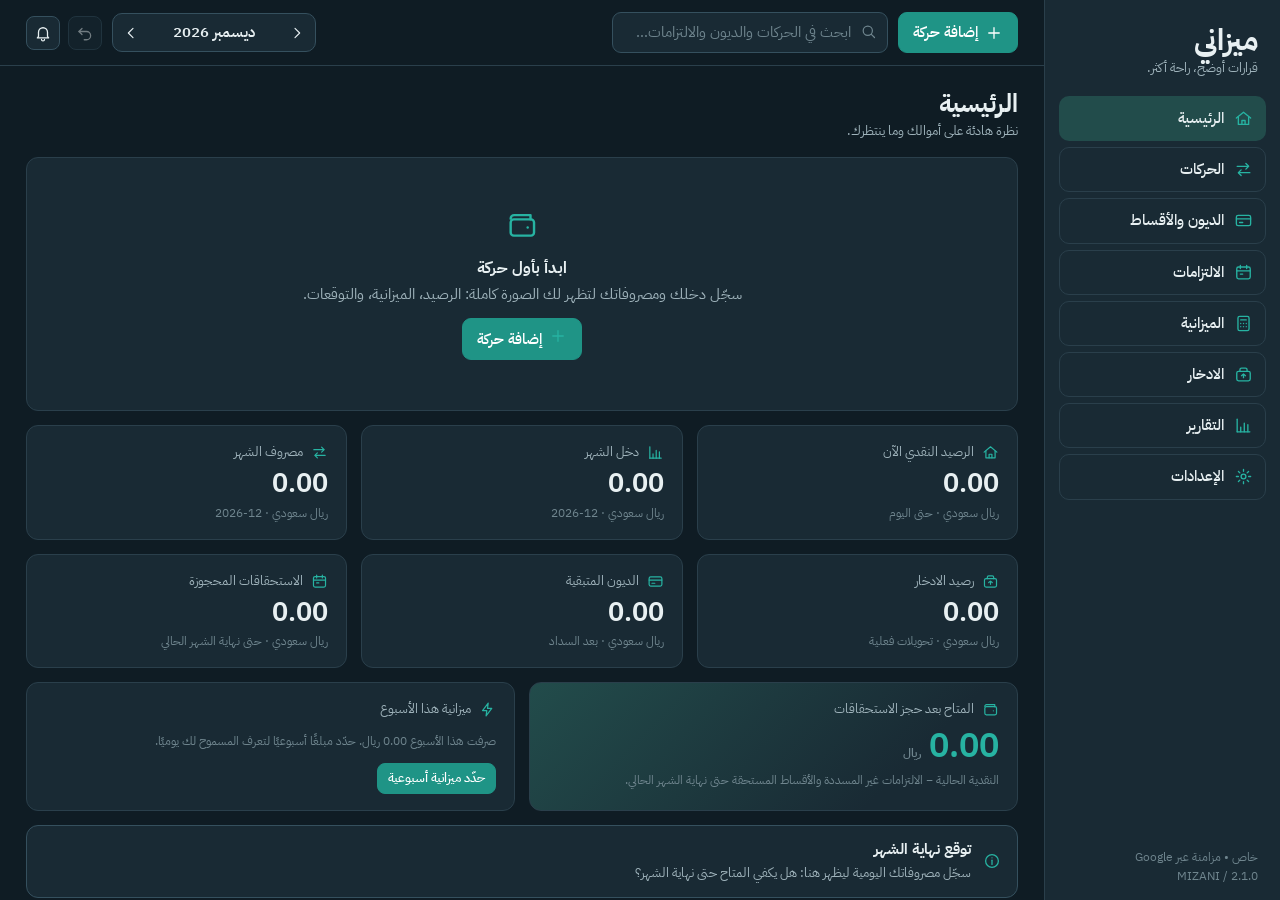
<file: index.html>
<!DOCTYPE html>
<html lang="ar" dir="rtl" data-theme="dark">
<head>
<meta charset="utf-8">
<meta http-equiv="Content-Security-Policy" content="default-src 'none'; script-src 'self' 'wasm-unsafe-eval' https://accounts.google.com; style-src 'self' 'unsafe-inline' https://accounts.google.com; font-src 'self'; img-src 'self' data: blob:; connect-src 'self' https://www.googleapis.com https://oauth2.googleapis.com https://accounts.google.com; frame-src https://accounts.google.com; worker-src 'self'; manifest-src 'self'">
<meta name="viewport" content="width=device-width, initial-scale=1, viewport-fit=cover">
<title>ميزاني — إدارة ميزانيتك الشخصية</title>
<link rel="stylesheet" href="app.css"><link rel="stylesheet" href="mobile.css"><link rel="manifest" href="manifest.webmanifest"><link rel="icon" href="icon-192.png"><link rel="apple-touch-icon" href="icon-192.png"><meta name="theme-color" content="#0f1c24">
</head>
<body>
<div id="app">
  <aside id="side">
    <div class="brand"><div class="brand-name">ميزاني</div><div class="brand-sub">قرارات أوضح، راحة أكثر.</div></div>
    <nav id="nav" aria-label="الصفحات"></nav>
    <div class="side-foot"><div>خاص • مزامنة عبر Google</div><div class="num" id="ver">MIZANI</div></div>
  </aside>
  <div id="main">
    <header id="top"></header>
    <main id="page" tabindex="-1"></main>
  </div>
</div>
<div id="modal-root"></div>
<div id="pop-root"></div>
<div id="toasts" aria-live="polite"></div>
<script src="sql-wasm.js"></script><script src="core.js"></script><script src="sync.js"></script><script src="config.js"></script><script src="shim.js"></script>
<script src="boot.js"></script>
</body>
</html>
</file>
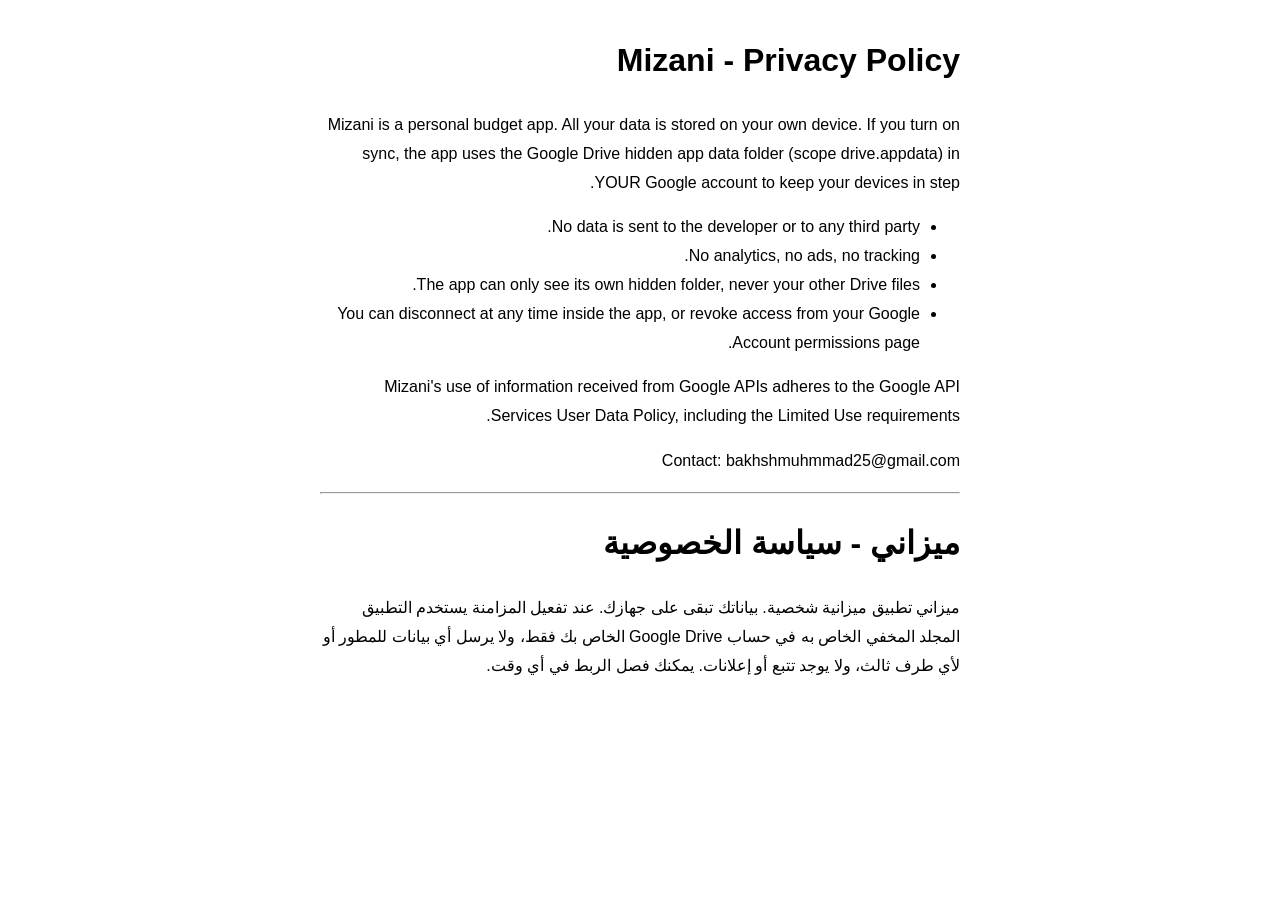
<file: privacy.html>
<!DOCTYPE html><html lang="ar" dir="rtl"><head><meta charset="utf-8"><title>Mizani Privacy Policy</title><meta name="viewport" content="width=device-width,initial-scale=1"></head><body style="font-family:sans-serif;max-width:640px;margin:2rem auto;padding:0 1rem;line-height:1.8"><h1>Mizani - Privacy Policy</h1><p>Mizani is a personal budget app. All your data is stored on your own device. If you turn on sync, the app uses the Google Drive hidden app data folder (scope drive.appdata) in YOUR Google account to keep your devices in step.</p><ul><li>No data is sent to the developer or to any third party.</li><li>No analytics, no ads, no tracking.</li><li>The app can only see its own hidden folder, never your other Drive files.</li><li>You can disconnect at any time inside the app, or revoke access from your Google Account permissions page.</li></ul><p>Mizani's use of information received from Google APIs adheres to the Google API Services User Data Policy, including the Limited Use requirements.</p><p>Contact: bakhshmuhmmad25@gmail.com</p><hr><h1>ميزاني - سياسة الخصوصية</h1><p>ميزاني تطبيق ميزانية شخصية. بياناتك تبقى على جهازك. عند تفعيل المزامنة يستخدم التطبيق المجلد المخفي الخاص به في حساب Google Drive الخاص بك فقط، ولا يرسل أي بيانات للمطور أو لأي طرف ثالث، ولا يوجد تتبع أو إعلانات. يمكنك فصل الربط في أي وقت.</p></body></html>
</file>
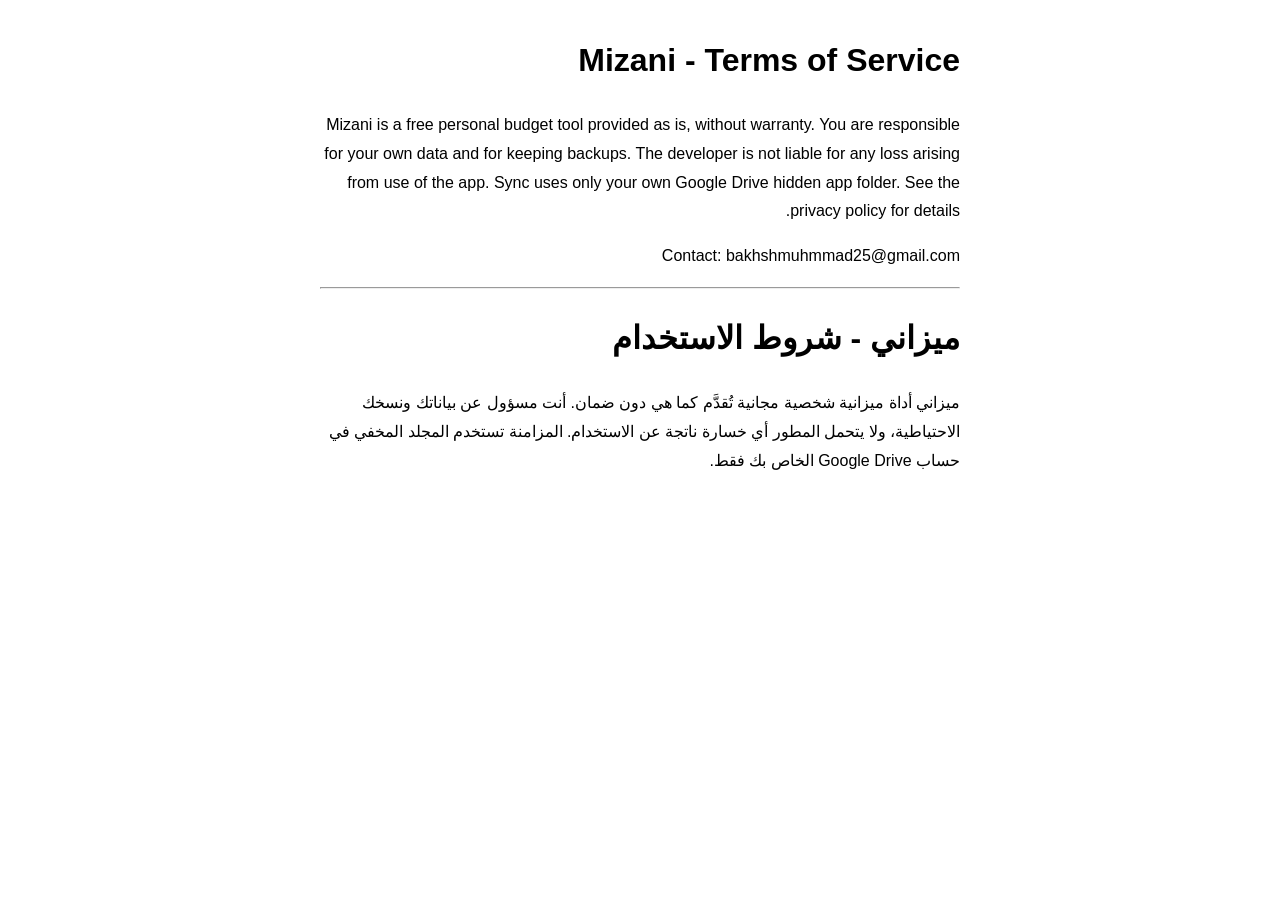
<file: terms.html>
<!DOCTYPE html><html lang="ar" dir="rtl"><head><meta charset="utf-8"><title>Mizani Terms</title><meta name="viewport" content="width=device-width,initial-scale=1"></head><body style="font-family:sans-serif;max-width:640px;margin:2rem auto;padding:0 1rem;line-height:1.8"><h1>Mizani - Terms of Service</h1><p>Mizani is a free personal budget tool provided as is, without warranty. You are responsible for your own data and for keeping backups. The developer is not liable for any loss arising from use of the app. Sync uses only your own Google Drive hidden app folder. See the privacy policy for details.</p><p>Contact: bakhshmuhmmad25@gmail.com</p><hr><h1>ميزاني - شروط الاستخدام</h1><p>ميزاني أداة ميزانية شخصية مجانية تُقدَّم كما هي دون ضمان. أنت مسؤول عن بياناتك ونسخك الاحتياطية، ولا يتحمل المطور أي خسارة ناتجة عن الاستخدام. المزامنة تستخدم المجلد المخفي في حساب Google Drive الخاص بك فقط.</p></body></html>
</file>
<file: app.css>
@font-face{font-family:"Plex Arabic";font-weight:400;src:url(fonts/ibm-plex-sans-arabic-arabic-400-normal.woff2) format("woff2");unicode-range:U+0600-06FF,U+0750-077F,U+0870-088E,U+0890-0891,U+0898-08E1,U+08E3-08FF,U+200C-200E,U+2010-2011,U+204F,U+2E41,U+FB50-FDFF,U+FE70-FE74,U+FE76-FEFC}
@font-face{font-family:"Plex Arabic";font-weight:500;src:url(fonts/ibm-plex-sans-arabic-arabic-500-normal.woff2) format("woff2");unicode-range:U+0600-06FF,U+0750-077F,U+0870-088E,U+0890-0891,U+0898-08E1,U+08E3-08FF,U+200C-200E,U+2010-2011,U+204F,U+2E41,U+FB50-FDFF,U+FE70-FE74,U+FE76-FEFC}
@font-face{font-family:"Plex Arabic";font-weight:600;src:url(fonts/ibm-plex-sans-arabic-arabic-600-normal.woff2) format("woff2");unicode-range:U+0600-06FF,U+0750-077F,U+0870-088E,U+0890-0891,U+0898-08E1,U+08E3-08FF,U+200C-200E,U+2010-2011,U+204F,U+2E41,U+FB50-FDFF,U+FE70-FE74,U+FE76-FEFC}
@font-face{font-family:"Plex Arabic";font-weight:700;src:url(fonts/ibm-plex-sans-arabic-arabic-700-normal.woff2) format("woff2");unicode-range:U+0600-06FF,U+0750-077F,U+0870-088E,U+0890-0891,U+0898-08E1,U+08E3-08FF,U+200C-200E,U+2010-2011,U+204F,U+2E41,U+FB50-FDFF,U+FE70-FE74,U+FE76-FEFC}
@font-face{font-family:"Plex Arabic";font-weight:400;src:url(fonts/ibm-plex-sans-arabic-latin-400-normal.woff2) format("woff2");unicode-range:U+0000-00FF,U+2000-206F,U+20AC,U+2212}
@font-face{font-family:"Plex Arabic";font-weight:500;src:url(fonts/ibm-plex-sans-arabic-latin-500-normal.woff2) format("woff2");unicode-range:U+0000-00FF,U+2000-206F,U+20AC,U+2212}
@font-face{font-family:"Plex Arabic";font-weight:600;src:url(fonts/ibm-plex-sans-arabic-latin-600-normal.woff2) format("woff2");unicode-range:U+0000-00FF,U+2000-206F,U+20AC,U+2212}
@font-face{font-family:"Plex Arabic";font-weight:700;src:url(fonts/ibm-plex-sans-arabic-latin-700-normal.woff2) format("woff2");unicode-range:U+0000-00FF,U+2000-206F,U+20AC,U+2212}

:root{
  --bg:#0f1c24;--surface:#192a34;--surface2:#1f333f;--line:#2a3f4b;--line2:#35505e;
  --text:#e8f0f2;--muted:#9fb3bb;--faint:#6f858e;
  --accent:#1f9486;--accent-strong:#27b3a2;--accent-ink:#fff;--accent-soft:#224c4b;
  --good:#3fbf8f;--warn:#e6b04a;--bad:#e2695f;--info:#5aa7d8;
  --good-soft:rgba(63,191,143,.14);--warn-soft:rgba(230,176,74,.15);--bad-soft:rgba(226,105,95,.15);
  --track:#243a46;--shadow:0 10px 30px rgba(0,0,0,.35);--radius:12px;
  color-scheme:dark;
}
[data-theme=light]{
  --bg:#f3f6f8;--surface:#ffffff;--surface2:#f0f4f6;--line:#dbe3e8;--line2:#c3d0d8;
  --text:#14242d;--muted:#51656f;--faint:#7c8e97;
  --accent:#16806f;--accent-strong:#0f6a5c;--accent-ink:#fff;--accent-soft:#d9efeb;
  --good:#1c8a5f;--warn:#a86b00;--bad:#c2372c;--info:#1f6fa8;
  --good-soft:#dff3ea;--warn-soft:#fbefd2;--bad-soft:#fbe2df;
  --track:#e3eaee;--shadow:0 10px 30px rgba(20,36,45,.14);
  color-scheme:light;
}
*{box-sizing:border-box}
html,body{height:100%;margin:0}
body{background:var(--bg);color:var(--text);font-family:"Plex Arabic","Segoe UI",Tahoma,sans-serif;font-size:14.5px;line-height:1.6;overflow:hidden;-webkit-font-smoothing:antialiased}
.num{direction:ltr;unicode-bidi:isolate;font-variant-numeric:tabular-nums;display:inline-block}
h1,h2,h3,p{margin:0}
button,input,select,textarea{font:inherit;color:inherit}
::selection{background:var(--accent);color:#fff}
*::-webkit-scrollbar{width:12px;height:12px}
*::-webkit-scrollbar-track{background:transparent}
*::-webkit-scrollbar-thumb{background:var(--line2);border-radius:8px;border:3px solid var(--bg)}
*::-webkit-scrollbar-thumb:hover{background:var(--faint)}

#app{display:grid;grid-template-columns:236px minmax(0,1fr);height:100vh}
#side{background:var(--surface);border-inline-end:1px solid var(--line);display:flex;flex-direction:column;padding:22px 14px 14px;overflow-y:auto}
.brand{padding:0 8px 18px}
.brand-name{font-size:30px;font-weight:700;line-height:1.2}
.brand-sub{color:var(--muted);font-size:12.5px}
#nav{display:flex;flex-direction:column;gap:6px}
.nav-btn{display:flex;align-items:center;gap:10px;width:100%;padding:10px 12px;border-radius:10px;border:1px solid var(--line);background:transparent;cursor:pointer;font-weight:500;text-align:start}
.nav-btn:hover{background:var(--surface2)}
.nav-btn.on{background:var(--accent-soft);border-color:transparent}
.nav-btn svg{color:var(--accent-strong);flex:none}
.nav-btn kbd{margin-inline-start:auto;opacity:0;font-size:10.5px}
.nav-btn:hover kbd,.nav-btn:focus-visible kbd{opacity:.8}
.side-foot{margin-top:auto;padding:16px 8px 0;color:var(--faint);font-size:11.5px}

#main{display:flex;flex-direction:column;min-width:0;height:100vh}
#top{display:flex;align-items:center;gap:10px;padding:12px 26px;border-bottom:1px solid var(--line);background:var(--bg);flex-wrap:wrap;position:relative;z-index:5}
#page{flex:1;overflow-y:auto;padding:22px 26px 60px;outline:none;scroll-behavior:auto}
.page-head{margin-bottom:16px}
.page-head h1{font-size:25px;font-weight:700;line-height:1.3}
.page-head p{color:var(--muted);font-size:13px}

.btn{display:inline-flex;align-items:center;justify-content:center;gap:7px;padding:8px 14px;border-radius:9px;border:1px solid var(--line2);background:var(--surface);cursor:pointer;font-weight:500;white-space:nowrap;min-height:38px}
.btn:hover{background:var(--surface2)}
.btn:disabled{opacity:.45;cursor:not-allowed}
.btn.primary{background:var(--accent);border-color:var(--accent);color:var(--accent-ink)}
.btn.primary:hover{background:var(--accent-strong);border-color:var(--accent-strong)}
.btn.danger{color:var(--bad);border-color:var(--bad)}
.btn.danger.solid{background:var(--bad);color:#fff}
.btn.ghost{border-color:transparent;background:transparent}
.btn.ghost:hover{background:var(--surface2)}
.btn.sm{padding:4px 10px;min-height:30px;font-size:13px;border-radius:8px}
.btn.icon{padding:0;width:34px;min-height:34px;border-radius:8px}
.btn.icon.sm{width:30px;min-height:30px}
:focus-visible{outline:2px solid var(--accent-strong);outline-offset:2px}
kbd{font-family:inherit;font-size:11px;border:1px solid var(--line2);border-radius:5px;padding:0 5px;color:var(--muted);direction:ltr;unicode-bidi:isolate;background:var(--surface2)}

.input,select.input,textarea.input{width:100%;background:var(--surface);border:1px solid var(--line2);border-radius:9px;padding:8px 11px;min-height:38px;outline:none}
.input:focus{border-color:var(--accent-strong);box-shadow:0 0 0 3px color-mix(in srgb,var(--accent) 28%,transparent)}
.input.ltr{direction:ltr;text-align:right}
.input::placeholder{color:var(--faint)}
select.input{appearance:none;background-image:linear-gradient(45deg,transparent 50%,var(--muted) 50%),linear-gradient(135deg,var(--muted) 50%,transparent 50%);background-position:14px 17px,19px 17px;background-size:5px 5px;background-repeat:no-repeat;padding-inline-end:32px}
input[type=date].input{direction:ltr;text-align:right}

.search{position:relative;flex:1;min-width:200px;max-width:440px}
.search .input{padding-inline-start:36px}
.search svg{position:absolute;inset-inline-start:11px;top:11px;color:var(--faint);pointer-events:none}
.month-nav{display:flex;align-items:center;gap:4px;border:1px solid var(--line2);border-radius:10px;padding:3px;background:var(--surface)}
.month-nav .label{min-width:128px;text-align:center;font-weight:600;border:0;background:transparent;cursor:pointer;border-radius:7px;padding:4px 8px;min-height:30px}
.month-nav .label:hover{background:var(--surface2)}
.spacer{flex:1}
.badge-dot{position:relative}
.badge-dot i{position:absolute;top:3px;inset-inline-end:3px;min-width:16px;height:16px;border-radius:9px;background:var(--bad);color:#fff;font-size:10.5px;font-style:normal;font-weight:700;display:grid;place-items:center;padding:0 4px;direction:ltr}

.grid{display:grid;gap:14px;grid-template-columns:repeat(auto-fit,minmax(215px,1fr));margin-bottom:14px}
.grid.wide{grid-template-columns:repeat(auto-fit,minmax(340px,1fr))}
/* stat rows always divide evenly: no half-empty rows at any window size */
.grid.n2{grid-template-columns:repeat(2,minmax(0,1fr))}
.grid.n3{grid-template-columns:repeat(3,minmax(0,1fr))}
.grid.n4{grid-template-columns:repeat(4,minmax(0,1fr))}
.grid.n6{grid-template-columns:repeat(3,minmax(0,1fr))}
@media (min-width:1560px){.grid.n6{grid-template-columns:repeat(6,minmax(0,1fr))}}
@media (max-width:1180px){.grid.n4{grid-template-columns:repeat(2,minmax(0,1fr))}}
@media (max-width:760px){.grid.n6{grid-template-columns:repeat(2,minmax(0,1fr))}.grid.n3{grid-template-columns:1fr}}
.card{background:var(--surface);border:1px solid var(--line);border-radius:var(--radius);padding:16px 18px;min-width:0}
.card.block{margin-bottom:14px}
.card h2{font-size:17px;font-weight:600;margin-bottom:2px}
.card .sub{color:var(--muted);font-size:12.5px}
.stat .k{display:flex;align-items:center;gap:8px;color:var(--muted);font-size:13px}
.stat .k svg{color:var(--accent-strong)}
.stat .v{font-size:27px;font-weight:600;line-height:1.5;white-space:nowrap;overflow:hidden;text-overflow:ellipsis}
@media (min-width:1560px){.grid.n6 .stat .v{font-size:23px}}
.stat .u{color:var(--faint);font-size:12px}
.stat.hero{background:linear-gradient(135deg,var(--accent-soft),var(--surface) 75%)}
.stat.hero .v{font-size:34px;color:var(--accent-strong)}
.v.neg,.neg{color:var(--bad)}
.pos{color:var(--good)}

.bar{height:9px;background:var(--track);border-radius:6px;overflow:hidden;direction:rtl}
.bar>i{display:block;height:100%;border-radius:6px;background:var(--good);transition:width .25s}
.bar.near>i{background:var(--warn)}.bar.over>i{background:var(--bad)}.bar.plain>i{background:var(--accent-strong)}
.bar.big{height:14px;border-radius:8px}
.pill{display:inline-flex;align-items:center;gap:5px;padding:1px 9px;border-radius:20px;font-size:12px;font-weight:600;background:var(--good-soft);color:var(--good);white-space:nowrap}
.pill.near{background:var(--warn-soft);color:var(--warn)}.pill.over,.pill.overdue{background:var(--bad-soft);color:var(--bad)}
.pill.muted{background:var(--surface2);color:var(--muted)}.pill.due{background:var(--warn-soft);color:var(--warn)}

.banner{display:flex;align-items:center;gap:12px;flex-wrap:wrap;border-radius:var(--radius);padding:12px 16px;margin-bottom:14px;border:1px solid var(--warn);background:var(--warn-soft)}
.banner.bad{border-color:var(--bad);background:var(--bad-soft)}
.banner.info{border-color:var(--line2);background:var(--surface)}
.banner .t{flex:1;min-width:220px}
.banner .t b{display:block}
.banner .t span{color:var(--muted);font-size:13px}
.banner svg{flex:none;color:var(--warn)}.banner.bad svg{color:var(--bad)}.banner.info svg{color:var(--accent-strong)}

.toolbar{display:flex;gap:8px;flex-wrap:wrap;align-items:center;margin-bottom:12px}
.toolbar .input{width:auto;min-width:130px;flex:0 1 170px}
.toolbar .grow{flex:1 1 200px}
.seg{display:inline-flex;border:1px solid var(--line2);border-radius:10px;padding:3px;background:var(--surface);gap:2px}
.seg button{border:0;background:transparent;padding:5px 16px;border-radius:7px;cursor:pointer;font-weight:500;min-height:30px}
.seg button.on{background:var(--accent);color:var(--accent-ink)}

.tbl-wrap{overflow-x:auto}
table.tbl{width:100%;border-collapse:collapse}
.tbl th{text-align:start;font-weight:600;color:var(--muted);font-size:13px;padding:9px 10px;border-bottom:1px solid var(--line2);white-space:nowrap;background:var(--surface2)}
.tbl th:first-child{border-start-start-radius:8px}.tbl th:last-child{border-start-end-radius:8px}
.tbl td{padding:9px 10px;border-bottom:1px solid var(--line);vertical-align:middle}
.tbl tr:last-child td{border-bottom:0}
.tbl tbody tr:hover{background:var(--surface2)}
.tbl tbody tr:focus-visible{outline-offset:-2px}
.tbl td.amt,.tbl th.amt{text-align:end;font-weight:600;white-space:nowrap}
.tbl td.actions{white-space:nowrap;text-align:end;width:1%}
.tbl td.clip{max-width:260px;overflow:hidden;text-overflow:ellipsis;white-space:nowrap}
.tbl tfoot td{font-weight:600;color:var(--muted);border-top:1px solid var(--line2)}
.type-income{color:var(--good)}.type-expense{color:var(--text)}.type-save_in,.type-save_out{color:var(--info)}

.empty{text-align:center;padding:34px 16px;color:var(--muted)}
.empty svg{color:var(--accent-strong);margin-bottom:6px}
.empty b{display:block;color:var(--text);font-size:16px;margin-bottom:2px}
.empty .btn{margin-top:12px}

.chips{display:flex;gap:8px;flex-wrap:wrap}
.chip{display:inline-flex;align-items:center;gap:7px;border:1px solid var(--line2);background:var(--surface2);border-radius:20px;padding:5px 13px;cursor:pointer;font-weight:500}
.chip:hover{border-color:var(--accent-strong)}
.chip small{color:var(--muted)}

.chart-row{display:flex;gap:22px;align-items:center;flex-wrap:wrap}
.legend{flex:1;min-width:200px;display:grid;gap:6px}
.legend .li{display:grid;grid-template-columns:12px 1fr auto auto;gap:9px;align-items:center;font-size:13.5px}
.legend .sw{width:12px;height:12px;border-radius:3px}
.legend .p{color:var(--muted);font-size:12.5px;min-width:38px;text-align:end}
svg text{font-family:inherit;fill:var(--muted);font-size:11.5px}

.goal-head{display:flex;justify-content:space-between;gap:10px;align-items:flex-start}
.goal-amt{font-size:19px;font-weight:600;margin:8px 0 8px}
.goal-amt small{color:var(--muted);font-weight:400;font-size:13.5px}
.row{display:flex;gap:8px;flex-wrap:wrap;align-items:center}
.between{display:flex;justify-content:space-between;gap:10px;align-items:center;flex-wrap:wrap}
.mt{margin-top:12px}.mb{margin-bottom:12px}.muted{color:var(--muted)}.small{font-size:12.5px}.b{font-weight:600}

#modal-root:empty{display:none}
.overlay{position:fixed;inset:0;background:rgba(5,12,16,.62);display:grid;place-items:center;z-index:50;padding:20px}
.modal{background:var(--surface);border:1px solid var(--line2);border-radius:14px;box-shadow:var(--shadow);width:min(520px,100%);max-height:calc(100vh - 40px);display:flex;flex-direction:column}
.modal.wide{width:min(720px,100%)}
.modal header{padding:16px 20px 6px;display:flex;justify-content:space-between;align-items:center;gap:10px}
.modal header h2{font-size:18px;font-weight:600}
.modal .body{padding:8px 20px 4px;overflow-y:auto}
.modal footer{padding:14px 20px 18px;display:flex;gap:8px;justify-content:flex-start;flex-wrap:wrap}
.field{margin-bottom:12px}
.field label{display:block;font-size:13px;color:var(--muted);margin-bottom:4px;font-weight:500}
.field .hint{font-size:12px;color:var(--faint);margin-top:3px}
.fields2{display:grid;grid-template-columns:1fr 1fr;gap:0 12px}
.check{display:flex;gap:8px;align-items:center;cursor:pointer}
.check input{width:17px;height:17px;accent-color:var(--accent)}
.err{color:var(--bad);background:var(--bad-soft);border-radius:8px;padding:8px 12px;margin-bottom:10px;font-size:13.5px}
.err:empty{display:none}

.pop{position:fixed;z-index:40;background:var(--surface);border:1px solid var(--line2);border-radius:12px;box-shadow:var(--shadow);padding:10px;max-height:70vh;overflow-y:auto}
.pop h4{margin:6px 8px 4px;font-size:12px;color:var(--faint);font-weight:600}
.pop .item{display:flex;justify-content:space-between;gap:14px;width:100%;border:0;background:transparent;padding:7px 9px;border-radius:8px;cursor:pointer;text-align:start;align-items:center}
.pop .item:hover,.pop .item:focus-visible{background:var(--surface2)}
.pop .item small{color:var(--muted);display:block}
.months{display:grid;grid-template-columns:repeat(4,1fr);gap:5px;margin-top:8px}
.months button{border:1px solid var(--line);background:transparent;border-radius:8px;padding:7px 4px;cursor:pointer;min-width:66px}
.months button:hover{background:var(--surface2)}.months button.on{background:var(--accent);color:#fff;border-color:var(--accent)}

#toasts{position:fixed;bottom:18px;inset-inline-start:18px;display:flex;flex-direction:column;gap:8px;z-index:60;max-width:420px}
.toast{background:var(--surface2);border:1px solid var(--line2);border-inline-start:4px solid var(--accent-strong);border-radius:10px;padding:10px 14px;box-shadow:var(--shadow);display:flex;gap:12px;align-items:center;animation:in .18s ease-out}
.toast.warn{border-inline-start-color:var(--warn)}.toast.bad{border-inline-start-color:var(--bad)}
.toast .m{flex:1}
@keyframes in{from{transform:translateY(8px);opacity:0}}
@media (max-width:1020px){#app{grid-template-columns:76px minmax(0,1fr)}.brand-sub,.nav-btn span,.nav-btn kbd,.side-foot{display:none}.brand-name{font-size:17px;text-align:center}.nav-btn{justify-content:center}#top{padding:10px 14px}#page{padding:16px 14px 50px}}
@media (prefers-reduced-motion:reduce){*{animation:none!important;transition:none!important}}
</file>
<file: mobile.css>
/* Phone layout: bottom navigation, full-width pages. Loaded after app.css. */
html,body{overscroll-behavior:none}
@media (max-width:820px){
  #app{display:block;height:100dvh}
  #side{position:fixed;inset-inline:0;bottom:0;top:auto;height:auto;z-index:40;flex-direction:row;padding:6px 6px calc(6px + env(safe-area-inset-bottom));border-inline-end:0;border-top:1px solid var(--line);overflow:hidden}
  .brand,.side-foot{display:none}
  #nav{display:flex;flex-direction:row!important;gap:4px;overflow-x:auto;width:100%;scrollbar-width:none}
  #nav::-webkit-scrollbar{display:none}
  .nav-btn{width:auto!important;flex:1 0 auto;min-width:62px;flex-direction:column;gap:3px;padding:7px 8px;border:0;font-size:10.5px;justify-content:center}
  .nav-btn span{display:block!important;font-size:10.5px;white-space:nowrap}
  .nav-btn kbd{display:none!important}
  #main{height:100dvh;display:flex;flex-direction:column}
  #top{flex-wrap:wrap;gap:8px;padding:8px 10px;padding-top:calc(8px + env(safe-area-inset-top))}
  #top .search{order:5;flex:1 1 100%;min-width:0}
  #page{flex:1;overflow-y:auto;padding:12px 10px calc(86px + env(safe-area-inset-bottom));-webkit-overflow-scrolling:touch}
  .page-head p{display:none}
  .grid.n4,.grid.n3,.grid.n2{grid-template-columns:repeat(2,minmax(0,1fr))}
  .grid.n6{grid-template-columns:repeat(2,minmax(0,1fr))}
  .stat .v{font-size:19px}
  .modal{width:100vw!important;max-width:100vw!important;max-height:94dvh;border-radius:16px 16px 0 0;margin-top:auto}
  table{display:block;overflow-x:auto}
  .btn{min-height:42px}
  .input,select,input{font-size:16px}
}
</file>
